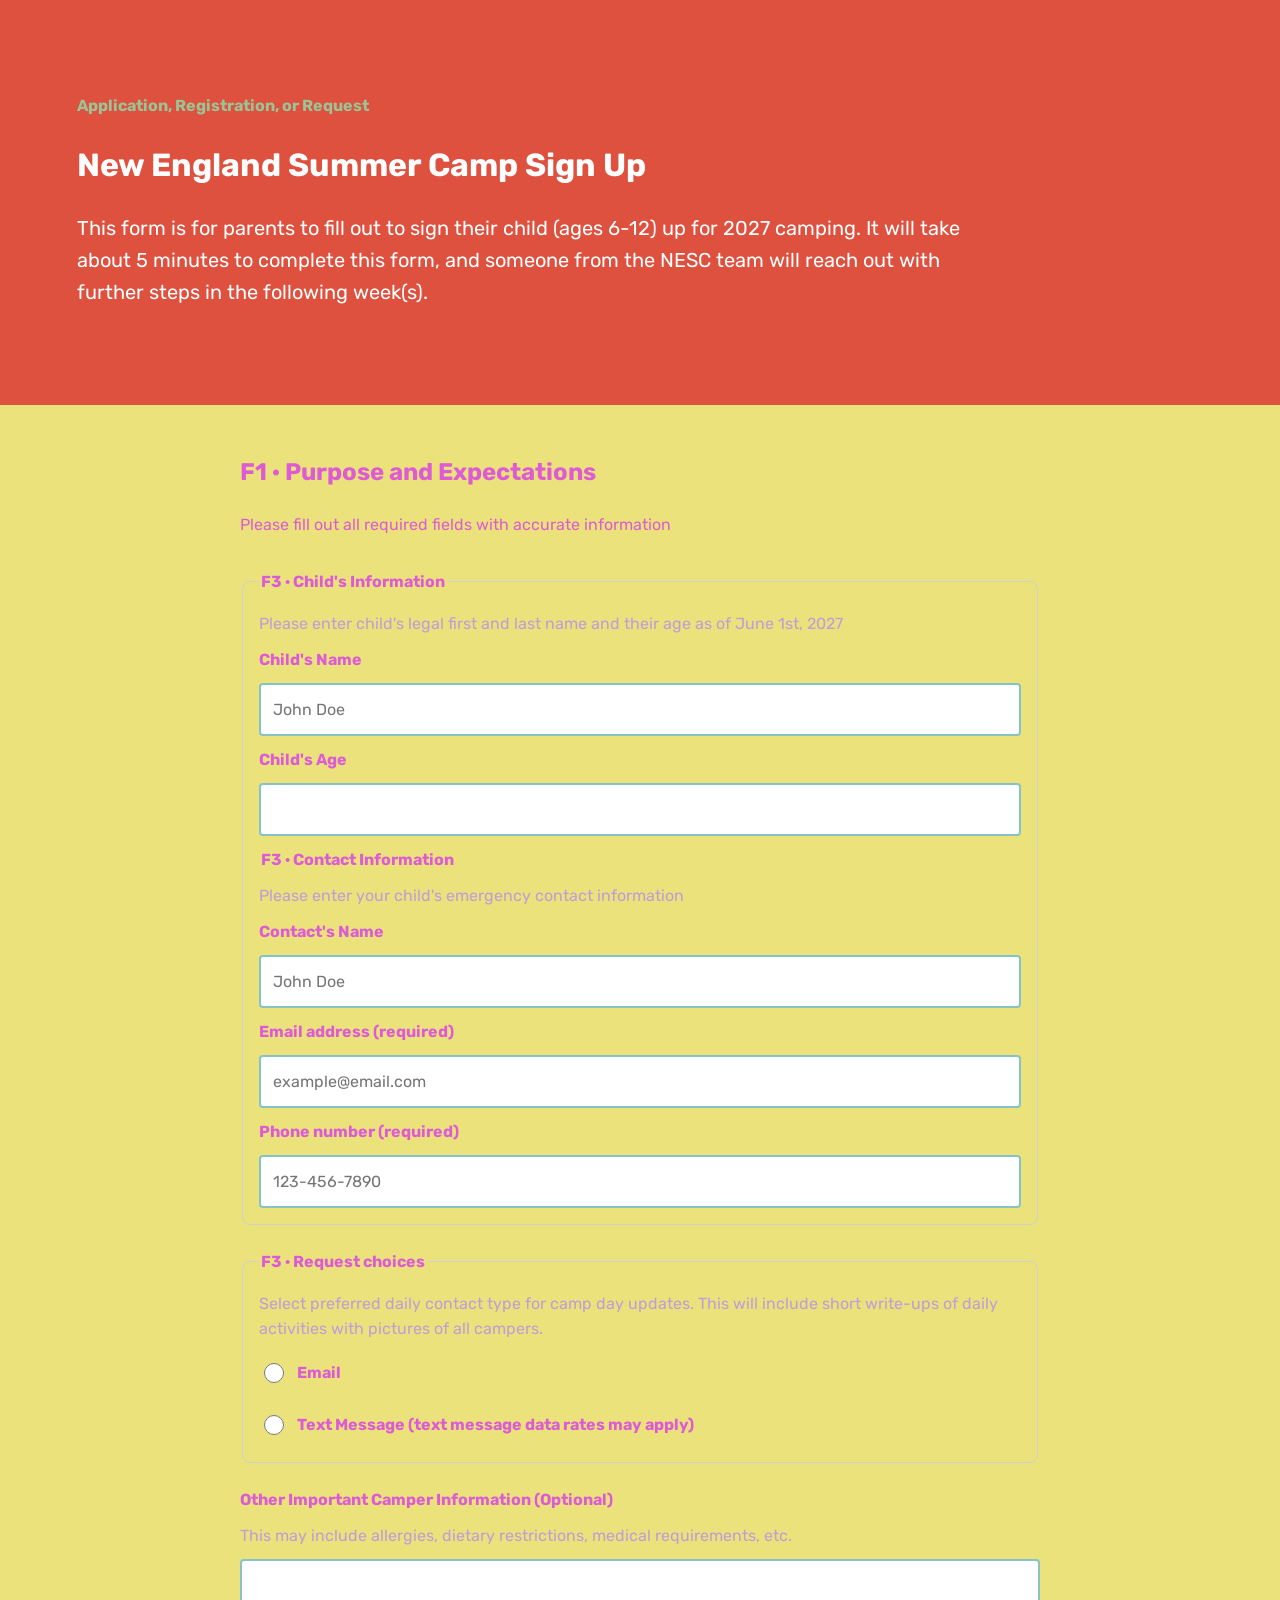
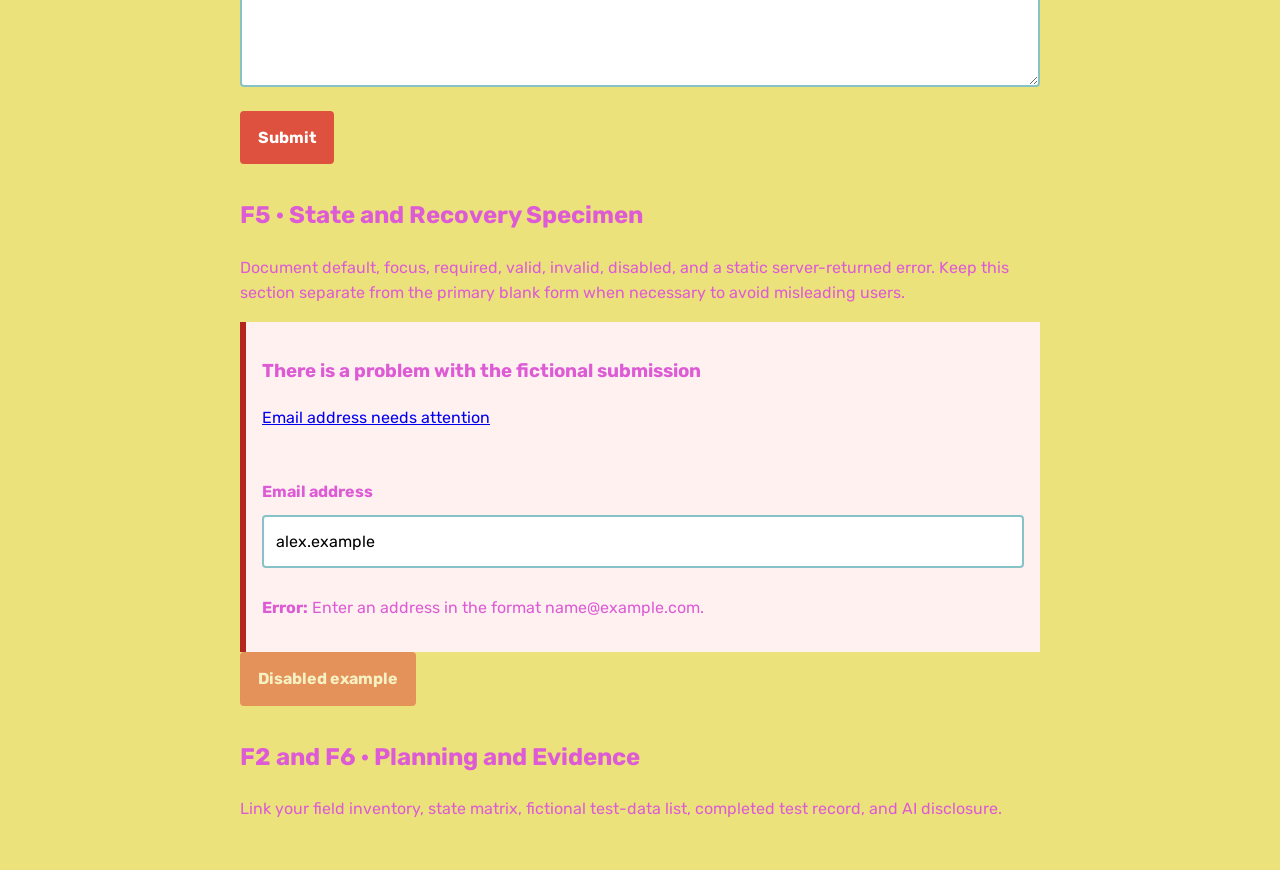
<file: index.html>
<!doctype html>
<html lang="en">
    <head>
        <meta charset="utf-8">
        <meta name="viewport" content="width=device-width,initial-scale=1">
        <title>Inclusive Form Flow</title><link rel="stylesheet" href="styles.css">


        <link rel="preconnect" href="https://fonts.googleapis.com">
        <link rel="preconnect" href="https://fonts.gstatic.com" crossorigin>
        <link href="https://fonts.googleapis.com/css2?family=Rubik:ital,wght@0,300..900;1,300..900&display=swap" rel="stylesheet">
    </head>
    <body>
        <header class="page-header">
            <p class="eyebrow">Application, Registration, or Request</p>
            <h1>New England Summer Camp Sign Up</h1>
            <p class="lede">This form is for parents to fill out to sign their child (ages 6-12) up for 2027 camping. It will take about 5 minutes to complete this form, and someone from the NESC team will reach out with further steps in the following week(s).</p>
        </header>
        <main>
            <section id="expectations">
                <h2>F1 · Purpose and Expectations</h2>
                <p>Please fill out all required fields with accurate information</p>
            </section>
            <form action="/index.html" method="post">
                <fieldset>
                    <legend>F3 · Child's Information</legend>
                    <p class="help">Please enter child's legal first and last name and their age as of June 1st, 2027</p>
                    <div class="field">
                        <label for="child-name">Child's Name</label>
                        <input id="child-name" name="name" type="text" autocomplete="name" placeholder="John Doe" required>
                    </div>
                    <div class="field">
                        <label for="age">Child's Age</label>
                        <input id="age" name="age" type="number" min="6" max="12" required>
                    </div>

                    <legend>F3 · Contact Information</legend>
                    <p class="help">Please enter your child's emergency contact information</p>
                    <div class="field">
                        <label for="contact-name">Contact's Name</label>
                        <input id="contact-name" name="name" type="text" autocomplete="name" placeholder="John Doe" required>
                    </div>
                    <div class="field">
                        <label for="email">Email address (required)</label>
                        <input id="email" name="email" type="email" placeholder="example@email.com" autocomplete="email" required>
                    </div>
                    <div class="field">
                        <label for="phone">Phone number (required)</label>
                        <input id="phone" name="phone" type="tel" placeholder="123-456-7890" pattern="[0-9]{3}-[0-9]{3}-[0-9]{4}" required>
                    </div>
                </fieldset>
                <fieldset>
                    <legend>F3 · Request choices</legend>
                    <p class="help">Select preferred daily contact type for camp day updates. This will include short write-ups of daily activities with pictures of all campers.</p>
                    <label class="choice">
                        <input type="radio" name="request_type" value="option-a" aria-label="Receive updates by email" required>Email</label>
                        <label class="choice"><input type="radio" name="request_type" value="option-b" aria-label="Receive updates by text message" required>Text Message (text message data rates may apply)</label>
                    </fieldset>
                    <div class="field">
                        <label for="details">Other Important Camper Information (Optional)</label>
                        <p class="help" id="details-help">This may include allergies, dietary restrictions, medical requirements, etc.</p>
                        <textarea id="details" name="details" aria-describedby="details-help"></textarea>
                    </div>
                    <button type="submit">Submit</button>
                </form>
                <section id="states">
                    <h2>F5 · State and Recovery Specimen</h2>
                    <p>Document default, focus, required, valid, invalid, disabled, and a static server-returned error. Keep this section separate from the primary blank form when necessary to avoid misleading users.</p>
                    <div class="error-summary">
                        <h3>There is a problem with the fictional submission</h3>
                        <p><a href="#error-example">Email address needs attention</a></p>
                    </div>
                    <div class="field field-error">
                        <label for="error-example">Email address</label>
                        <input id="error-example" type="email" value="alex.example" aria-invalid="true" aria-describedby="error-message">
                        <p id="error-message"><strong>Error:</strong> Enter an address in the format name@example.com.</p>
                    </div>
                    <button type="button" disabled>Disabled example</button>
                </section>
                <section id="documentation">
                    <h2>F2 and F6 · Planning and Evidence</h2>
                    <p>Link your field inventory, state matrix, fictional test-data list, completed test record, and AI disclosure.</p>
                </section>
            </main>
        </body>
        </html>
</file>
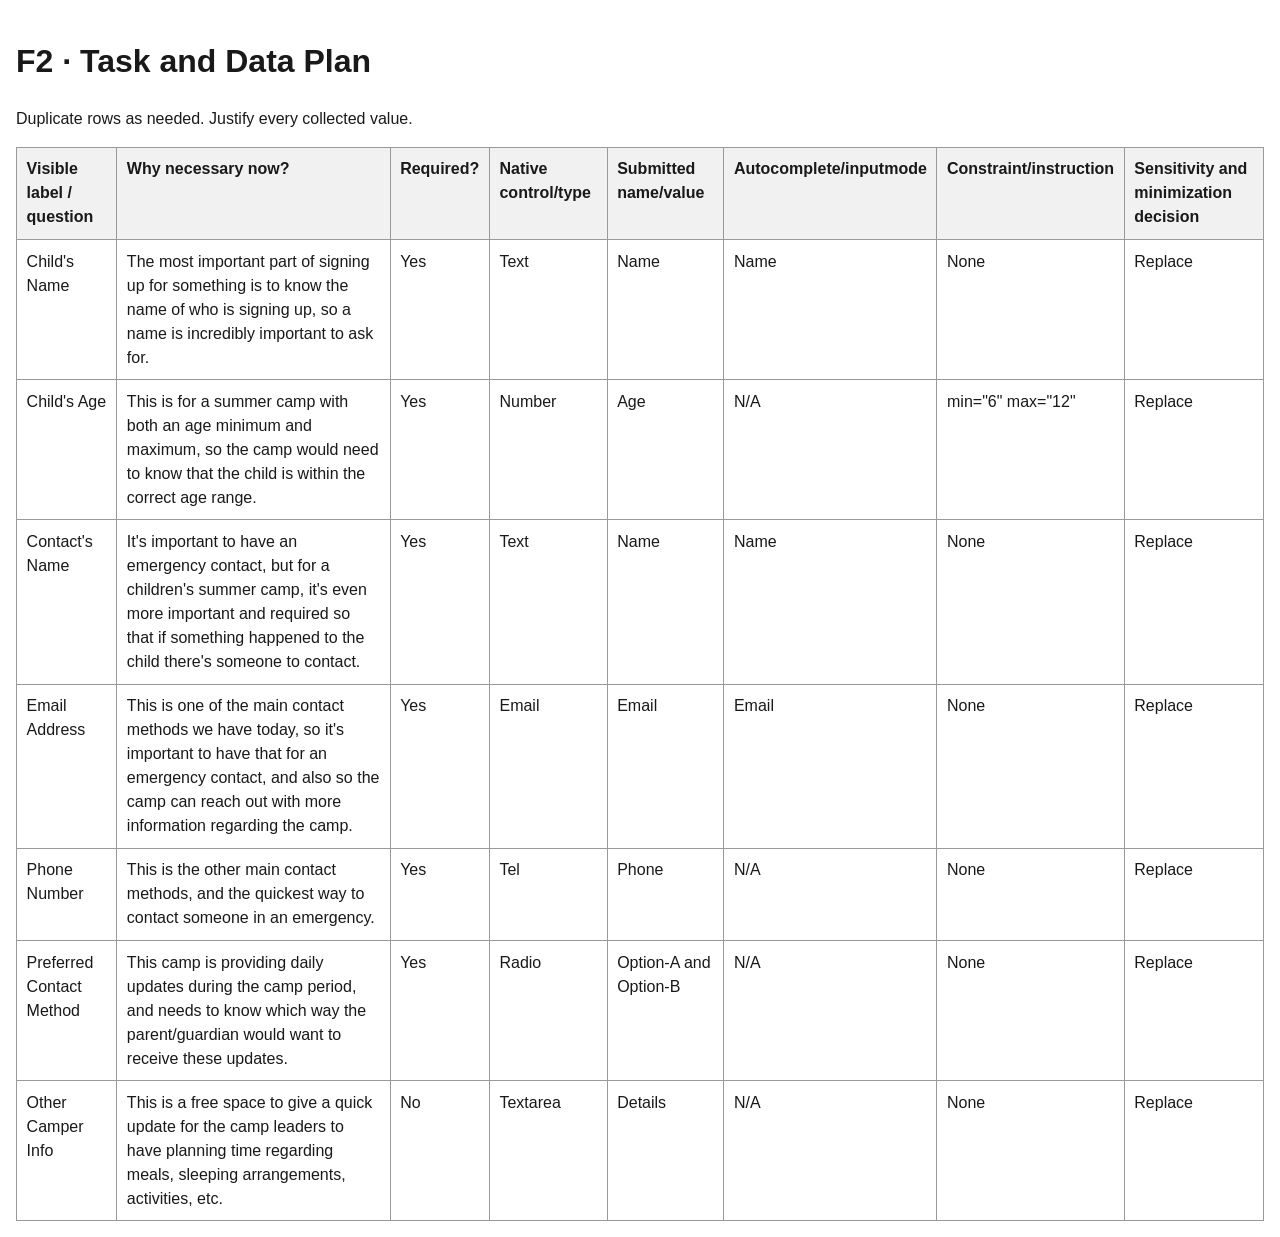
<file: field-inventory-template.html>
<!doctype html>
<html lang="en">
    <head>
        <meta charset="utf-8">
        <meta name="viewport" content="width=device-width,initial-scale=1">
        <title>Field Inventory</title>
        <style>
        body{
            font-family:Arial,sans-serif;
            line-height:1.5;
            max-width:80rem;
            margin:auto;
            padding:1rem;
            color:#191919;
        }
        table{
            width:100%;
            border-collapse:collapse;
        }
        th,td{
            padding:.6rem;
            border:1px solid #999;
            text-align:left;
            vertical-align:top;
        }
        th{
            background:#f1f1f1;
        }
        </style>
        </head>
        <body>
            <h1>F2 · Task and Data Plan</h1>
            <p>Duplicate rows as needed. Justify every collected value.</p>
            <table>
                <thead>
                    <tr>
                        <th>Visible label / question</th>
                        <th>Why necessary now?</th>
                        <th>Required?</th>
                        <th>Native control/type</th>
                        <th>Submitted name/value</th>
                        <th>Autocomplete/inputmode</th>
                        <th>Constraint/instruction</th>
                        <th>Sensitivity and minimization decision</th>
                    </tr>
                </thead>
                <tbody>
                    <tr>
                        <td>Child's Name</td>
                        <td>The most important part of signing up for something is to know the name of who is signing up, so a name is incredibly important to ask for.</td>
                        <td>Yes</td>
                        <td>Text</td>
                        <td>Name</td>
                        <td>Name</td>
                        <td>None</td>
                        <td>Replace</td>
                    </tr>

                    <tr>
                        <td>Child's Age</td>
                        <td>This is for a summer camp with both an age minimum and maximum, so the camp would need to know that the child is within the correct age range.</td>
                        <td>Yes</td>
                        <td>Number</td>
                        <td>Age</td>
                        <td>N/A</td>
                        <td>min="6" max="12"</td>
                        <td>Replace</td>
                    </tr>

                    <tr>
                        <td>Contact's Name</td>
                        <td>It's important to have an emergency contact, but for a children's summer camp, it's even more important and required so that if something happened to the child there's someone to contact.</td>
                        <td>Yes</td>
                        <td>Text</td>
                        <td>Name</td>
                        <td>Name</td>
                        <td>None</td>
                        <td>Replace</td>
                    </tr>

                    <tr>
                        <td>Email Address</td>
                        <td>This is one of the main contact methods we have today, so it's important to have that for an emergency contact, and also so the camp can reach out with more information regarding the camp.</td>
                        <td>Yes</td>
                        <td>Email</td>
                        <td>Email</td>
                        <td>Email</td>
                        <td>None</td>
                        <td>Replace</td>
                    </tr>

                    <tr>
                        <td>Phone Number</td>
                        <td>This is the other main contact methods, and the quickest way to contact someone in an emergency.</td>
                        <td>Yes</td>
                        <td>Tel</td>
                        <td>Phone</td>
                        <td>N/A</td>
                        <td>None</td>
                        <td>Replace</td>
                    </tr>

                    <tr>
                        <td>Preferred Contact Method</td>
                        <td>This camp is providing daily updates during the camp period, and needs to know which way the parent/guardian would want to receive these updates.</td>
                        <td>Yes</td>
                        <td>Radio</td>
                        <td>Option-A and Option-B</td>
                        <td>N/A</td>
                        <td>None</td>
                        <td>Replace</td>
                    </tr>
                    
                    <tr>
                        <td>Other Camper Info</td>
                        <td>This is a free space to give a quick update for the camp leaders to have planning time regarding meals, sleeping arrangements, activities, etc.</td>
                        <td>No</td>
                        <td>Textarea</td>
                        <td>Details</td>
                        <td>N/A</td>
                        <td>None</td>
                        <td>Replace</td>
                    </tr>
                </tbody>
            </table>
        </body>
        </html>
</file>
<file: styles.css>
:root{
    --color-text:#dd5cd5  ;
    --color-surface:#ece27b;
    --color-action:#de513e;
    --color-accent:#9bc396;
    --color-border:#86c3c8;
    --color-error:#b3261e;
    --color-muted:#c19cd9;
    --space-3:1rem;
    --radius:.5rem;
    --measure:68ch;
}
*,*::before,*::after{
    box-sizing:border-box;
}
body{
    margin:0;
    color:var(--color-text);
    background:var(--color-surface);
    font-family:Rubik, Arial;;
    line-height:1.6;
}
.page-header{
    padding:clamp(2rem,6vw,5rem);
    background:var(--color-action);
    color:#fff;
}
.eyebrow{
    color:var(--color-accent);
    font-weight:700;
}
.lede{
    max-width:var(--measure);
    font-size:1.25rem;
}
main{
    max-width:52rem;
    margin:auto;
    padding:var(--space-3);
}
section,form{
    margin-block:2rem;
}
form,fieldset,.field{
    display:grid;
    gap:.65rem;
}
form{
    gap:1.5rem;
}
fieldset{
    padding:1rem;
    border:1px solid #d0d0d0;
    border-radius:var(--radius);
}
legend,label{
    font-weight:700;
}
.help{
    margin:0;
    color:var(--color-muted);
}
input,select,textarea,button{
    font:inherit;
}
input:not([type="radio"]):not([type="checkbox"]),select,textarea{
    width:100%;
    padding:.75rem;
    border:2px solid var(--color-border);
    border-radius:.25rem;
}
textarea{
    min-height:8rem;
    resize:vertical;
}
.choice{
    display:flex;
    gap:.65rem;
    align-items:flex-start;
    padding:.5rem 0;
}
.choice input{
    inline-size:1.25rem;
    block-size:1.25rem;
}
button{
    justify-self:start;
    min-height:44px;
    padding:.75rem 1rem;
    background:var(--color-action);
    color:#fff;
    border:2px solid var(--color-action);
    border-radius:.25rem;
    font-weight:700;
}
:focus-visible{
    outline:.2rem solid var(--color-accent);
    outline-offset:.2rem;
}
.error-summary,.field-error{
    padding:1rem;
    border-left:.4rem solid var(--color-error);
    background:#fff1f0;
}
.field-error input{
    border-color:var(--color-error);
}
button:disabled{
    opacity:.55;
    cursor:not-allowed;
}
@media (min-width:48rem){
    .paired-fields{
        display:grid;
        grid-template-columns:1fr 1fr;
        gap:1rem;
    }
}
</file>
